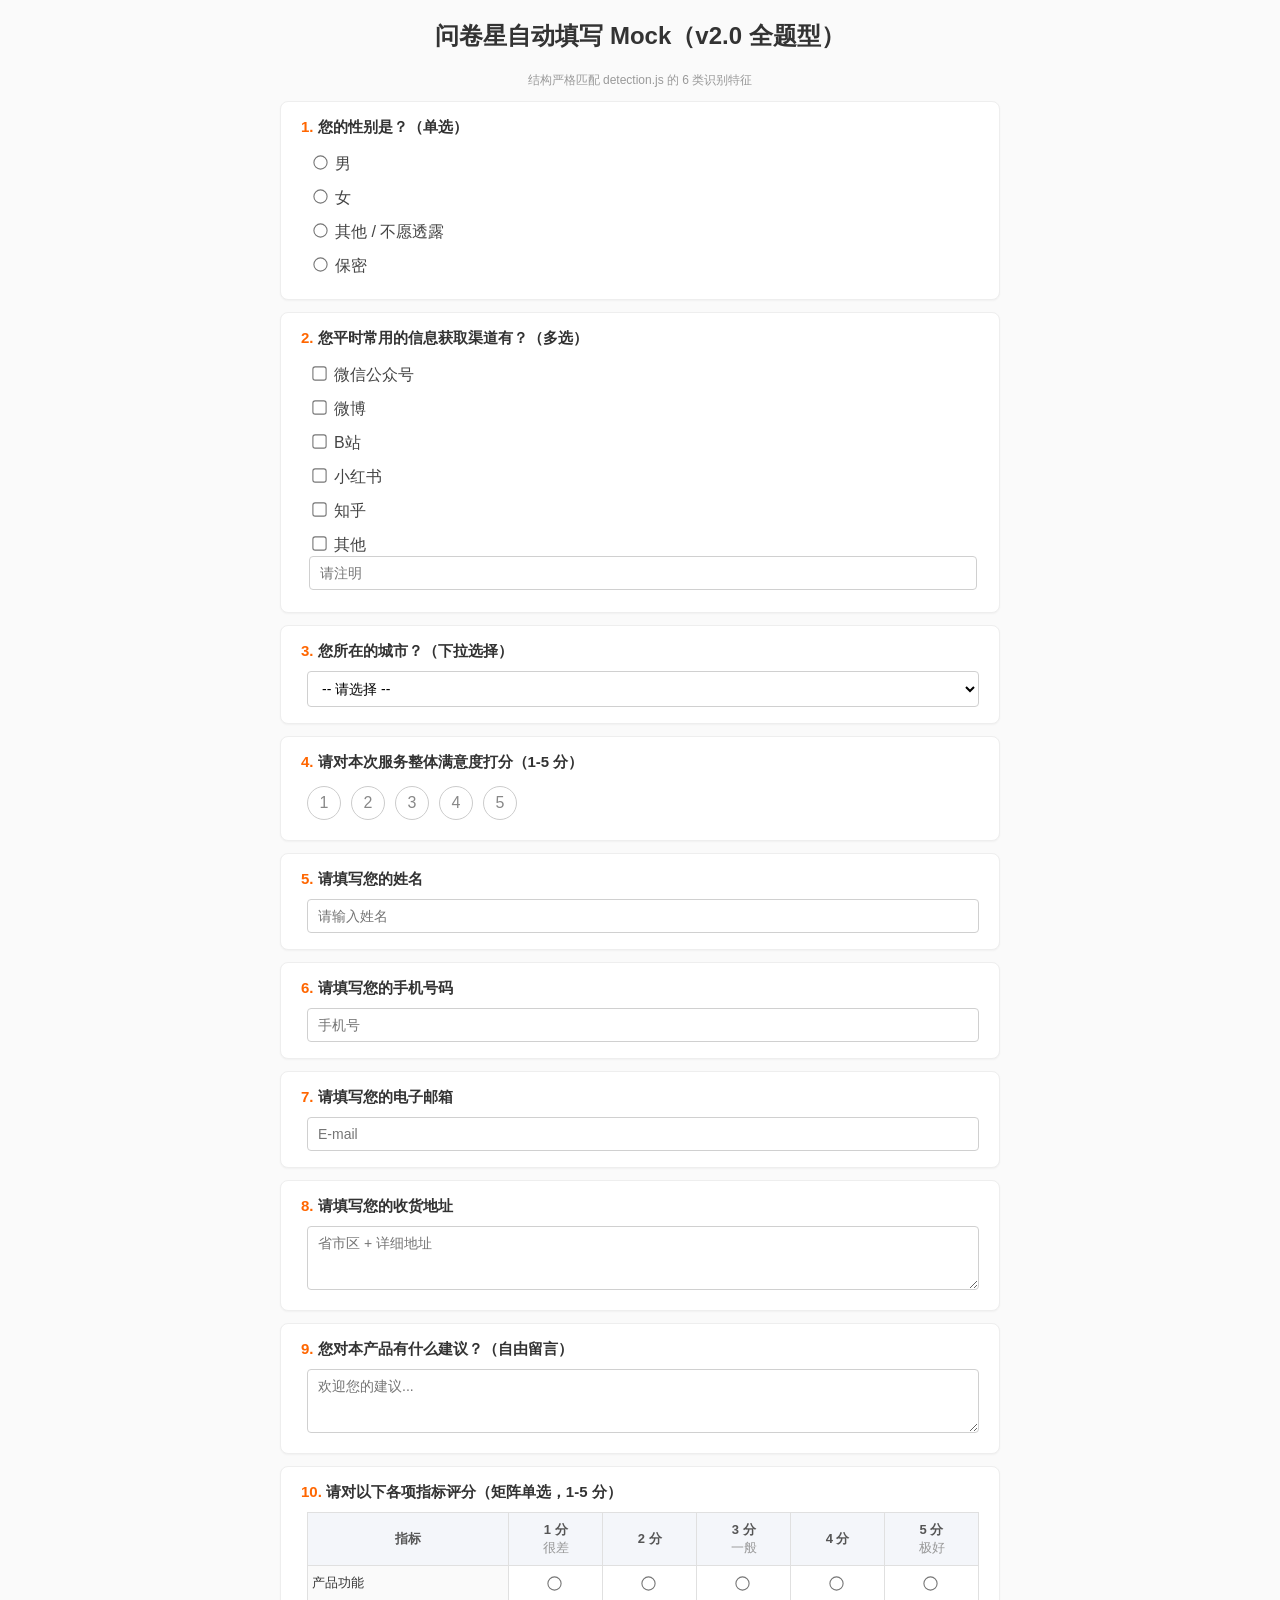
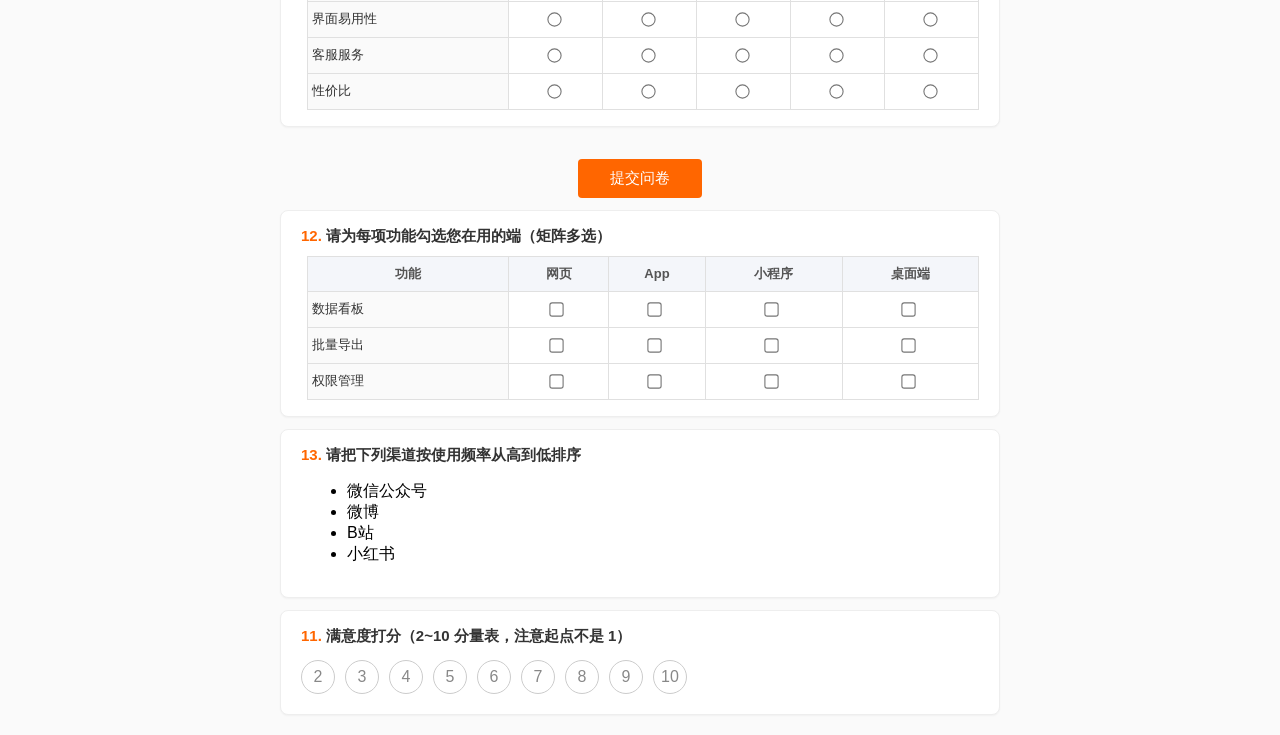
<file: tests/fixtures/mock_wjx.html>
<!DOCTYPE html>
<html lang="zh-CN">
<head>
<meta charset="UTF-8">
<title>问卷星 Mock - 全题型 v2.0</title>
<style>
  body { font-family: "Microsoft YaHei", sans-serif; max-width: 720px; margin: 20px auto; padding: 0 16px; background: #fafafa; }
  .div_question { background: #fff; border: 1px solid #eee; border-radius: 8px; padding: 16px 20px; margin: 12px 0; box-shadow: 0 1px 2px rgba(0,0,0,.04); }
  .qtitle { font-size: 15px; font-weight: 600; color: #333; margin-bottom: 10px; }
  .qtitle .idx { color: #f60; margin-right: 4px; }
  .field { padding-left: 6px; }
  label.opt { display: block; padding: 6px 2px; color: #444; cursor: pointer; user-select: none; }
  input[type="radio"], input[type="checkbox"] { margin-right: 8px; transform: scale(1.1); }
  textarea, input[type="text"], input[type="tel"], select { width: 100%; box-sizing: border-box; padding: 8px 10px; border: 1px solid #d0d0d0; border-radius: 4px; font-size: 14px; font-family: inherit; }
  textarea { min-height: 64px; resize: vertical; }
  select { background: #fff; height: 36px; }
  /* ---- 量表样式 ---- */
  .rate { display: flex; gap: 10px; padding: 4px 0; }
  .rate .star-item {
    width: 32px; height: 32px; line-height: 32px; text-align: center;
    border: 1px solid #ccc; border-radius: 50%; color: #888; cursor: pointer;
    transition: all .15s;
  }
  .rate .star-item.active, .rate .star-item:hover { background: #ffb400; color: #fff; border-color: #ffb400; }
  /* ---- 矩阵样式 ---- */
  table.matrix { border-collapse: collapse; width: 100%; margin-top: 6px; font-size: 13px; }
  table.matrix th, table.matrix td { border: 1px solid #e0e0e0; padding: 8px 4px; text-align: center; }
  table.matrix th { background: #f4f6fa; color: #555; font-weight: 600; }
  table.matrix td.row-label { text-align: left; background: #fafafa; color: #333; width: 30%; }
  input[type="submit"] {
    margin-top: 20px; padding: 10px 32px; background: #f60; color: #fff;
    border: 0; border-radius: 4px; font-size: 15px; cursor: pointer;
  }
  input[type="submit"]:hover { background: #e55; }
</style>
</head>
<body>

<h2 style="text-align:center;color:#333;">问卷星自动填写 Mock（v2.0 全题型）</h2>
<p style="text-align:center;color:#999;font-size:12px;">结构严格匹配 detection.js 的 6 类识别特征</p>

<!-- 每个题目容器上的 topic / type 是问卷星**自报**的题号与题型码（真卷实测：
     <div id="divN" class="field" topic="N" type="C">）。这里是"探测正确"的正样本 ——
     题型码与容器的真实形状一致，所以对拍（src/crosscheck.py）在这个 fixture 上
     必须一条提示都不出。码表见 src/platforms.py 的 WJX_TYPE_CODES。 -->

<!-- Q1: 单选 -->
<div id="div1" class="div_question" topic="1" type="3" req="1">
  <div class="qtitle"><span class="idx">1.</span>您的性别是？（单选）</div>
  <div class="field">
    <label class="opt"><input type="radio" name="q1" id="q1_1" value="1">男</label>
    <label class="opt"><input type="radio" name="q1" id="q1_2" value="2">女</label>
    <label class="opt"><input type="radio" name="q1" id="q1_3" value="3">其他 / 不愿透露</label>
    <label class="opt"><input type="radio" name="q1" id="q1_4" value="4">保密</label>
  </div>
</div>

<!-- Q2: 多选 -->
<div id="div2" class="div_question" topic="2" type="4" req="1">
  <div class="qtitle"><span class="idx">2.</span>您平时常用的信息获取渠道有？（多选）</div>
  <div class="field">
    <label class="opt"><input type="checkbox" name="q2" id="q2_1" value="1">微信公众号</label>
    <label class="opt"><input type="checkbox" name="q2" id="q2_2" value="2">微博</label>
    <label class="opt"><input type="checkbox" name="q2" id="q2_3" value="3">B站</label>
    <label class="opt"><input type="checkbox" name="q2" id="q2_4" value="4">小红书</label>
    <label class="opt"><input type="checkbox" name="q2" id="q2_5" value="5">知乎</label>
    <!-- 选项自带的填空框（"其他____"）：勾中它必须同时写文本，否则平台按
         "该项未填写"拒收整题。v3.0 的 blank_options 识别就靠这一格。 -->
    <label class="opt"><input type="checkbox" name="q2" id="q2_6" value="6">其他
      <input type="text" class="underline" id="q2_6_text" maxlength="6" placeholder="请注明">
    </label>
  </div>
</div>

<!-- Q3: 下拉 -->
<div id="div3" class="div_question" topic="3" type="7" req="1">
  <div class="qtitle"><span class="idx">3.</span>您所在的城市？（下拉选择）</div>
  <div class="field">
    <select name="q3" id="selectq3">
      <option value="">-- 请选择 --</option>
      <option value="1">北京</option>
      <option value="2">上海</option>
      <option value="3">广州</option>
      <option value="4">深圳</option>
      <option value="5">杭州</option>
      <option value="6">成都</option>
      <option value="7">西安</option>
      <option value="8">其他</option>
    </select>
  </div>
</div>

<!-- Q4: 量表（星评） -->
<div id="div4" class="div_question" topic="4" type="5" req="1">
  <div class="qtitle"><span class="idx">4.</span>请对本次服务整体满意度打分（1-5 分）</div>
  <div class="field">
    <!-- 隐藏 radio（问卷星常见做法），对应 1..5 分值 -->
    <input type="radio" name="q4" value="1" style="display:none">
    <input type="radio" name="q4" value="2" style="display:none">
    <input type="radio" name="q4" value="3" style="display:none">
    <input type="radio" name="q4" value="4" style="display:none">
    <input type="radio" name="q4" value="5" style="display:none">
    <!-- 可点击的星点，带数字文本 -->
    <div class="rate" data-q="4">
      <span class="star-item star level">1</span>
      <span class="star-item star level">2</span>
      <span class="star-item star level">3</span>
      <span class="star-item star level">4</span>
      <span class="star-item star level">5</span>
    </div>
  </div>
</div>

<!-- Q5: 填空（姓名字段） -->
<div id="div5" class="div_question" topic="5" type="1" req="1">
  <div class="qtitle"><span class="idx">5.</span>请填写您的姓名</div>
  <div class="field">
    <input type="text" id="q5" name="q5" placeholder="请输入姓名">
  </div>
</div>

<!-- Q6: 填空（手机字段） -->
<div id="div6" class="div_question" topic="6" type="1" req="1">
  <div class="qtitle"><span class="idx">6.</span>请填写您的手机号码</div>
  <div class="field">
    <input type="tel" id="q6" name="q6" placeholder="手机号">
  </div>
</div>

<!-- Q7: 填空（邮箱字段） -->
<div id="div7" class="div_question" topic="7" type="1" req="1">
  <div class="qtitle"><span class="idx">7.</span>请填写您的电子邮箱</div>
  <div class="field">
    <input type="text" id="q7" name="q7" placeholder="E-mail">
  </div>
</div>

<!-- Q8: 填空（地址字段，textarea） -->
<div id="div8" class="div_question" topic="8" type="2" req="1">
  <div class="qtitle"><span class="idx">8.</span>请填写您的收货地址</div>
  <div class="field">
    <textarea id="q8" name="q8" placeholder="省市区 + 详细地址"></textarea>
  </div>
</div>

<!-- Q9: 填空（无字段，纯普通文本） -->
<div id="div9" class="div_question" topic="9" type="2" req="1">
  <div class="qtitle"><span class="idx">9.</span>您对本产品有什么建议？（自由留言）</div>
  <div class="field">
    <textarea id="q9" name="q9" placeholder="欢迎您的建议..."></textarea>
  </div>
</div>

<!-- Q10: 矩阵单选（3 行 × 5 列） -->
<div id="div10" class="div_question" topic="10" type="6" req="1">
  <div class="qtitle"><span class="idx">10.</span>请对以下各项指标评分（矩阵单选，1-5 分）</div>
  <div class="field">
    <table class="matrix">
      <thead>
        <tr>
          <th>指标</th>
          <th>1 分<br><span style="font-weight:400;color:#999">很差</span></th>
          <th>2 分</th>
          <th>3 分<br><span style="font-weight:400;color:#999">一般</span></th>
          <th>4 分</th>
          <th>5 分<br><span style="font-weight:400;color:#999">极好</span></th>
        </tr>
      </thead>
      <tbody>
        <tr>
          <td class="row-label">产品功能</td>
          <td><input type="radio" name="q10_1" value="1"></td>
          <td><input type="radio" name="q10_1" value="2"></td>
          <td><input type="radio" name="q10_1" value="3"></td>
          <td><input type="radio" name="q10_1" value="4"></td>
          <td><input type="radio" name="q10_1" value="5"></td>
        </tr>
        <tr>
          <td class="row-label">界面易用性</td>
          <td><input type="radio" name="q10_2" value="1"></td>
          <td><input type="radio" name="q10_2" value="2"></td>
          <td><input type="radio" name="q10_2" value="3"></td>
          <td><input type="radio" name="q10_2" value="4"></td>
          <td><input type="radio" name="q10_2" value="5"></td>
        </tr>
        <tr>
          <td class="row-label">客服服务</td>
          <td><input type="radio" name="q10_3" value="1"></td>
          <td><input type="radio" name="q10_3" value="2"></td>
          <td><input type="radio" name="q10_3" value="3"></td>
          <td><input type="radio" name="q10_3" value="4"></td>
          <td><input type="radio" name="q10_3" value="5"></td>
        </tr>
        <tr>
          <td class="row-label">性价比</td>
          <td><input type="radio" name="q10_4" value="1"></td>
          <td><input type="radio" name="q10_4" value="2"></td>
          <td><input type="radio" name="q10_4" value="3"></td>
          <td><input type="radio" name="q10_4" value="4"></td>
          <td><input type="radio" name="q10_4" value="5"></td>
        </tr>
      </tbody>
    </table>
  </div>
</div>

<div style="text-align:center;">
  <input type="submit" id="submit_button" value="提交问卷">
</div>

<!-- Q12: 矩阵多选（3 行 × 4 列，v3.0 新增题型）-->
<!-- 刻意放在提交按钮之后：与 Q11 一样，题目在 DOM 里的位置不影响探测按题号升序输出，
     顺带钉住"探测顺序 ≠ 文档顺序"这一前提 -->
<div id="div12" class="div_question" topic="12" type="6" req="1">
  <div class="qtitle"><span class="idx">12.</span>请为每项功能勾选您在用的端（矩阵多选）</div>
  <div class="field">
    <table class="matrix">
      <thead>
        <tr><th>功能</th><th>网页</th><th>App</th><th>小程序</th><th>桌面端</th></tr>
      </thead>
      <tbody>
        <tr>
          <td class="row-label">数据看板</td>
          <td><input type="checkbox" name="q12_1" value="1"></td>
          <td><input type="checkbox" name="q12_1" value="2"></td>
          <td><input type="checkbox" name="q12_1" value="3"></td>
          <td><input type="checkbox" name="q12_1" value="4"></td>
        </tr>
        <tr>
          <td class="row-label">批量导出</td>
          <td><input type="checkbox" name="q12_2" value="1"></td>
          <td><input type="checkbox" name="q12_2" value="2"></td>
          <td><input type="checkbox" name="q12_2" value="3"></td>
          <td><input type="checkbox" name="q12_2" value="4"></td>
        </tr>
        <tr>
          <td class="row-label">权限管理</td>
          <td><input type="checkbox" name="q12_3" value="1"></td>
          <td><input type="checkbox" name="q12_3" value="2"></td>
          <td><input type="checkbox" name="q12_3" value="3"></td>
          <td><input type="checkbox" name="q12_3" value="4"></td>
        </tr>
      </tbody>
    </table>
  </div>
</div>

<!-- Q13: 排序题（v3.0）—— ul.lisort + 隐藏 input 承载 "3,1,2" 提交值 -->
<div id="div13" class="div_question" topic="13" type="11" req="1">
  <div class="qtitle"><span class="idx">13.</span>请把下列渠道按使用频率从高到低排序</div>
  <div class="field">
    <ul class="lisort" id="q13_list">
      <li value="1">微信公众号</li>
      <li value="2">微博</li>
      <li value="3">B站</li>
      <li value="4">小红书</li>
    </ul>
    <input type="hidden" name="q13" id="q13" value="">
  </div>
</div>

<div id="q11_block" class="div_question" topic="11" type="5" req="1">
  <div class="qtitle"><span class="idx">11.</span>满意度打分（<b>2~10 分</b>量表，注意起点不是 1）</div>
  <div class="field rate" id="div11">
    <input type="radio" name="q11" value="2" style="display:none">
    <input type="radio" name="q11" value="3" style="display:none">
    <input type="radio" name="q11" value="4" style="display:none">
    <input type="radio" name="q11" value="5" style="display:none">
    <input type="radio" name="q11" value="6" style="display:none">
    <input type="radio" name="q11" value="7" style="display:none">
    <input type="radio" name="q11" value="8" style="display:none">
    <input type="radio" name="q11" value="9" style="display:none">
    <input type="radio" name="q11" value="10" style="display:none">
    <span class="star-item" data-v="2">2</span>
    <span class="star-item" data-v="3">3</span>
    <span class="star-item" data-v="4">4</span>
    <span class="star-item" data-v="5">5</span>
    <span class="star-item" data-v="6">6</span>
    <span class="star-item" data-v="7">7</span>
    <span class="star-item" data-v="8">8</span>
    <span class="star-item" data-v="9">9</span>
    <span class="star-item" data-v="10">10</span>
  </div>
</div>

<script>
// 提交行为：模拟问卷星的 AJAX 提交 —— URL 不变，稍后在页面里渲染成功文案。
// 这正是 submit_success_detect_script() 要走"关键词"分支而不是"URL 变化"分支的原因。
// 同时记录点击次数，供"绝不能重复提交"的回归用例断言。
window.__submitClicks = 0;
window.__lastCheckedValue = function (name) {
  var r = document.querySelector('input[name="' + name + '"]:checked');
  return r ? r.value : null;
};
// 必填校验：勾了自带填空框的选项（"其他____"）却没写字 → 弹 alert 并拒绝提交。
// 真实问卷星就是在这里弹原生 alert 的 —— 原生弹窗会噎住 Selenium
// （下一条命令抛 UnexpectedAlertPresentException），所以 alert 接管的用例专门靠它。
window.__blankViolation = function () {
  var bad = null;
  Array.prototype.forEach.call(
    document.querySelectorAll('input[type="checkbox"], input[type="radio"]'),
    function (ctl) {
      if (!ctl.checked) return;
      var box = ctl.closest ? ctl.closest('label, li, td') : null;
      if (!box) return;
      var t = box.querySelector('input[type="text"], textarea');
      if (t && !(t.value || '').trim()) bad = ctl.name || '';
    });
  return bad;
};
(function () {
  var btn = document.getElementById('submit_button');
  if (!btn) return;
  btn.addEventListener('click', function (ev) {
    // 阻止默认提交：file:// 下会让页面跳走，把 E2E 的断言窗口弄没
    if (ev && ev.preventDefault) ev.preventDefault();
    window.__submitClicks += 1;
    var violation = window.__blankViolation();
    if (violation) {
      window.alert('您第 ' + violation.replace(/\D/g, '') + ' 题的"其他"项未填写');
      return;
    }
    window.setTimeout(function () {
      var box = document.createElement('div');
      box.id = 'submit_result';
      box.className = 'submit-succ';
      box.textContent = '提交成功，感谢您的参与！';
      document.body.appendChild(box);
    }, 150);
  });
  // Q13 排序题：点击某个 li 就把它挪到最前（真实页面是拖拽，这里给 E2E 一个可断言的顺序变化）
  Array.prototype.forEach.call(
    document.querySelectorAll('#q13_list li'),
    function (li) {
      li.addEventListener('click', function () {
        var ul = li.parentNode;
        if (ul.firstChild !== li) ul.insertBefore(li, ul.firstChild);
        var hidden = document.querySelector('input[name="q13"]');
        if (hidden) {
          hidden.value = Array.prototype.map.call(ul.children, function (x) {
            return x.getAttribute('value');
          }).join(',');
        }
      });
    }
  );
  // Q11 的星块点击只负责高亮，真实选中状态由隐藏 radio 承载（与问卷星一致）
  Array.prototype.forEach.call(
    document.querySelectorAll('#div11 .star-item'),
    function (el) {
      el.addEventListener('click', function () {
        var r = document.querySelector('input[name="q11"][value="' + el.dataset.v + '"]');
        if (r) r.checked = true;
        el.parentNode.querySelectorAll('.star-item').forEach(function (s) {
          s.classList.remove('active');
        });
        el.classList.add('active');
      });
    }
  );
})();
</script>

</body>
</html>
</file>
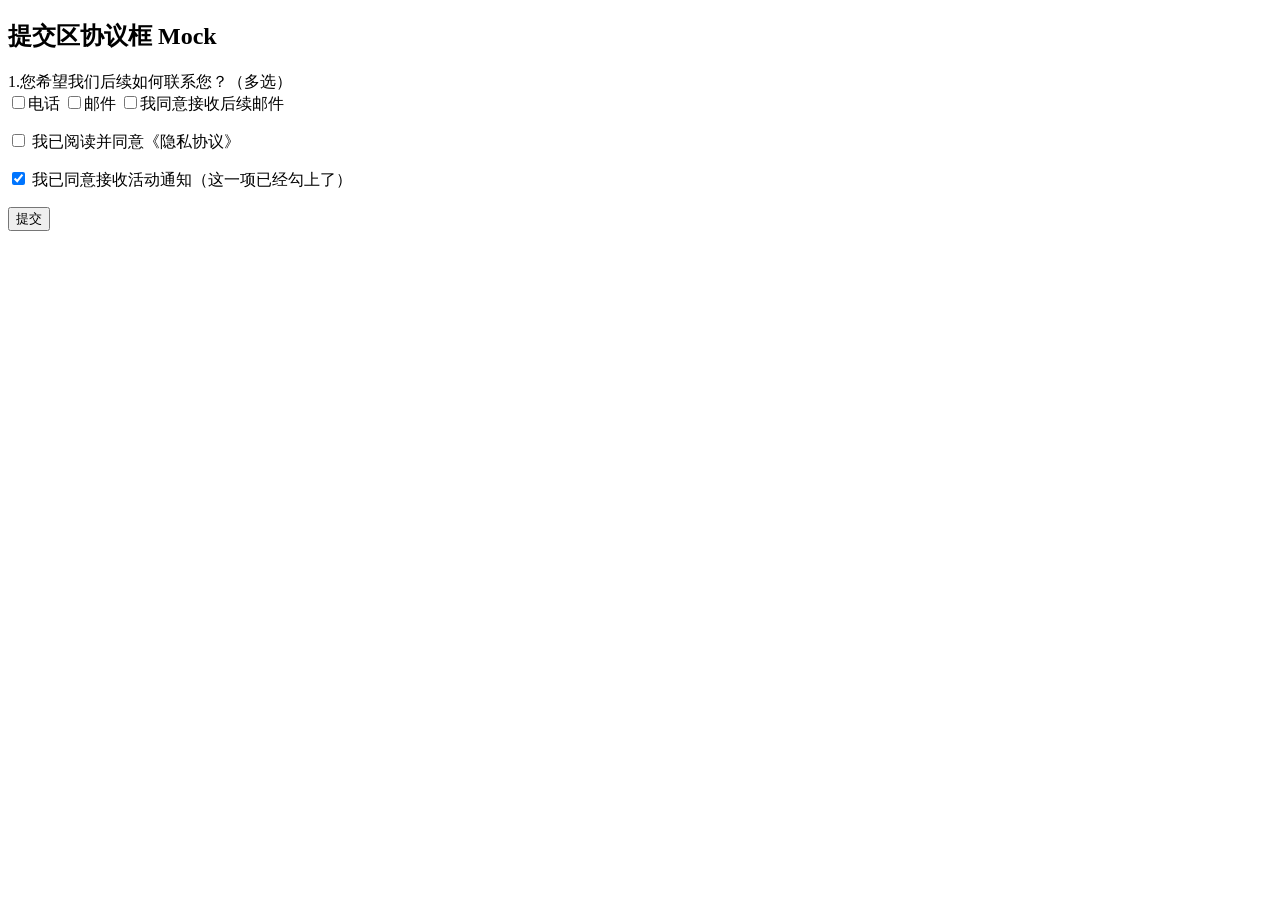
<file: tests/fixtures/mock_wjx_consent_box.html>
<!DOCTYPE html>
<html lang="zh-CN">
<head>
<meta charset="UTF-8">
<title>提交区协议框 Mock（v3.1 协议框诊断）</title>
</head>
<body>
<!-- 锁 detection.consent_notice 在**真 DOM** 上的四条判据。为什么只能放 E2E：
     这四条全靠元素之间的真实关系（label[for] 关联、closest 的祖先链、checked 的
     当前值），离线 FakeDriver 只喂得出一个返回值，喂不出这棵树。

       1. Q1 选项「我同意接收后续邮件」**在题目容器里** → 不许报（少了容器条件，
          一个正经多选题的选项会被当成协议框）；
       2. #checkxiexi 未勾、不在题目容器里 → 报，且只算**一处**（它的相邻文案
          同样含「同意」「协议」，id 那条与文案那条若不去重就会数成两处）；
       3. #agreed 已勾 → 不许报；
       4. 没有任何协议框的普通页面 → 不许报（这条由本仓库其余 fixture 顺带覆盖：
          它们跑完整流水线时从没打出过 [协议] 那一行）。 -->
<h2>提交区协议框 Mock</h2>

<div id="div1" class="div_question" topic="1" type="4" req="1">
  <div class="qtitle"><span class="idx">1.</span>您希望我们后续如何联系您？（多选）</div>
  <div class="field">
    <label class="opt"><input type="checkbox" name="q1" id="q1_1" value="1">电话</label>
    <label class="opt"><input type="checkbox" name="q1" id="q1_2" value="2">邮件</label>
    <label class="opt"><input type="checkbox" name="q1" id="q1_3" value="3">我同意接收后续邮件</label>
  </div>
</div>

<p class="submit-tip">
  <input type="checkbox" id="checkxiexi" name="checkxiexi" value="同意">
  <label for="checkxiexi">我已阅读并同意《隐私协议》</label>
</p>

<p class="submit-tip">
  <input type="checkbox" id="agreed" name="agreed" value="同意" checked>
  <label for="agreed">我已同意接收活动通知（这一项已经勾上了）</label>
</p>

<div id="divSubmit"><input type="button" id="submit_button" value="提交"></div>

</body>
</html>
</file>
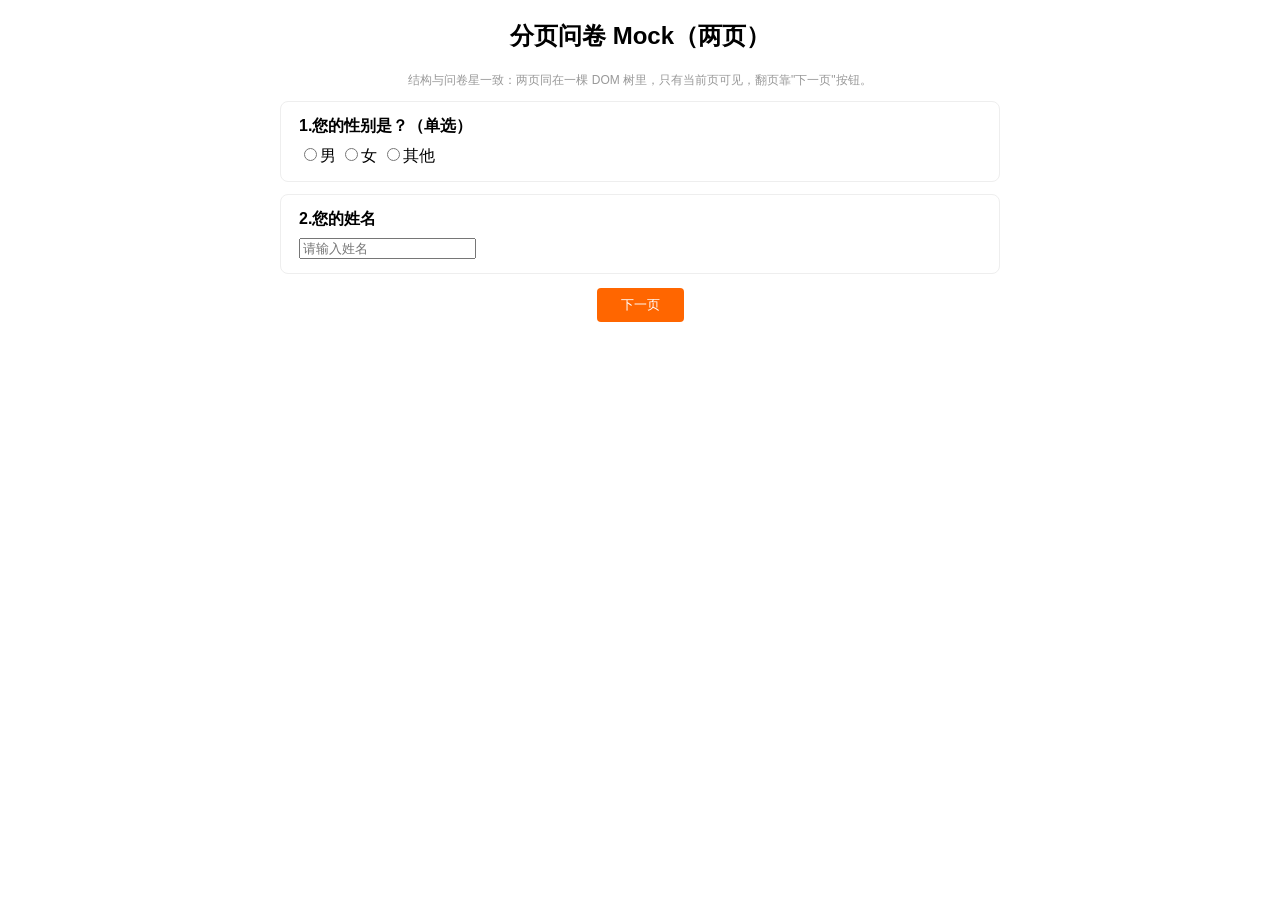
<file: tests/fixtures/mock_wjx_multipage.html>
<!DOCTYPE html>
<html lang="zh-CN">
<head>
<meta charset="UTF-8">
<title>问卷星 Mock - 分页问卷（v3.0）</title>
<style>
  body { font-family: "Microsoft YaHei", sans-serif; max-width: 720px; margin: 20px auto; padding: 0 16px; }
  .div_question { border: 1px solid #eee; border-radius: 8px; padding: 14px 18px; margin: 12px 0; }
  .qtitle { font-weight: 600; margin-bottom: 8px; }
  .page-nav { text-align: center; margin: 14px 0; }
  #btnNext { padding: 8px 24px; background: #f60; color: #fff; border: 0; border-radius: 4px; }
  input[type="submit"] { padding: 8px 24px; background: #396; color: #fff; border: 0; border-radius: 4px; }
</style>
</head>
<body>

<h2 style="text-align:center;">分页问卷 Mock（两页）</h2>
<p style="text-align:center;color:#999;font-size:12px;">
  结构与问卷星一致：两页同在一棵 DOM 树里，只有当前页可见，翻页靠"下一页"按钮。
</p>

<!-- ============ 第 1 页 ============ -->
<div class="page" id="page1">
  <div id="div1" class="div_question">
    <div class="qtitle"><span class="idx">1.</span>您的性别是？（单选）</div>
    <div class="field">
      <label><input type="radio" name="q1" id="q1_1" value="1">男</label>
      <label><input type="radio" name="q1" id="q1_2" value="2">女</label>
      <label><input type="radio" name="q1" id="q1_3" value="3">其他</label>
    </div>
  </div>

  <div id="div2" class="div_question">
    <div class="qtitle"><span class="idx">2.</span>您的姓名</div>
    <div class="field">
      <input type="text" id="q2" name="q2" placeholder="请输入姓名">
    </div>
  </div>
</div>

<!-- ============ 第 2 页（初始隐藏）============ -->
<div class="page" id="page2" style="display:none">
  <div id="div3" class="div_question">
    <div class="qtitle"><span class="idx">3.</span>您的年龄是？（单选）</div>
    <div class="field">
      <label><input type="radio" name="q3" id="q3_1" value="1">18 以下</label>
      <label><input type="radio" name="q3" id="q3_2" value="2">18~30</label>
      <label><input type="radio" name="q3" id="q3_3" value="3">30 以上</label>
    </div>
  </div>

  <div style="text-align:center;">
    <input type="submit" id="submit_button" value="提交问卷">
  </div>
</div>

<div class="page-nav">
  <button type="button" id="btnNext">下一页</button>
</div>

<script>
// 提交行为与主 mock 一致：URL 不变、延迟渲染成功文案、记录点击次数。
window.__submitClicks = 0;
(function () {
  var btn = document.getElementById('submit_button');
  if (btn) {
    btn.addEventListener('click', function (ev) {
      if (ev && ev.preventDefault) ev.preventDefault();
      window.__submitClicks += 1;
      window.setTimeout(function () {
        var box = document.createElement('div');
        box.id = 'submit_result';
        box.className = 'submit-succ';
        box.textContent = '提交成功，感谢您的参与！';
        document.body.appendChild(box);
      }, 150);
    });
  }

  var next = document.getElementById('btnNext');
  var p1 = document.getElementById('page1');
  var p2 = document.getElementById('page2');
  if (next) {
    next.addEventListener('click', function () {
      p1.style.display = 'none';
      p2.style.display = '';
      // 到了最后一页，下一页按钮必须消失 —— 否则脚本会以为还有下一页
      next.style.display = 'none';
    });
  }
})();
</script>

</body>
</html>
</file>
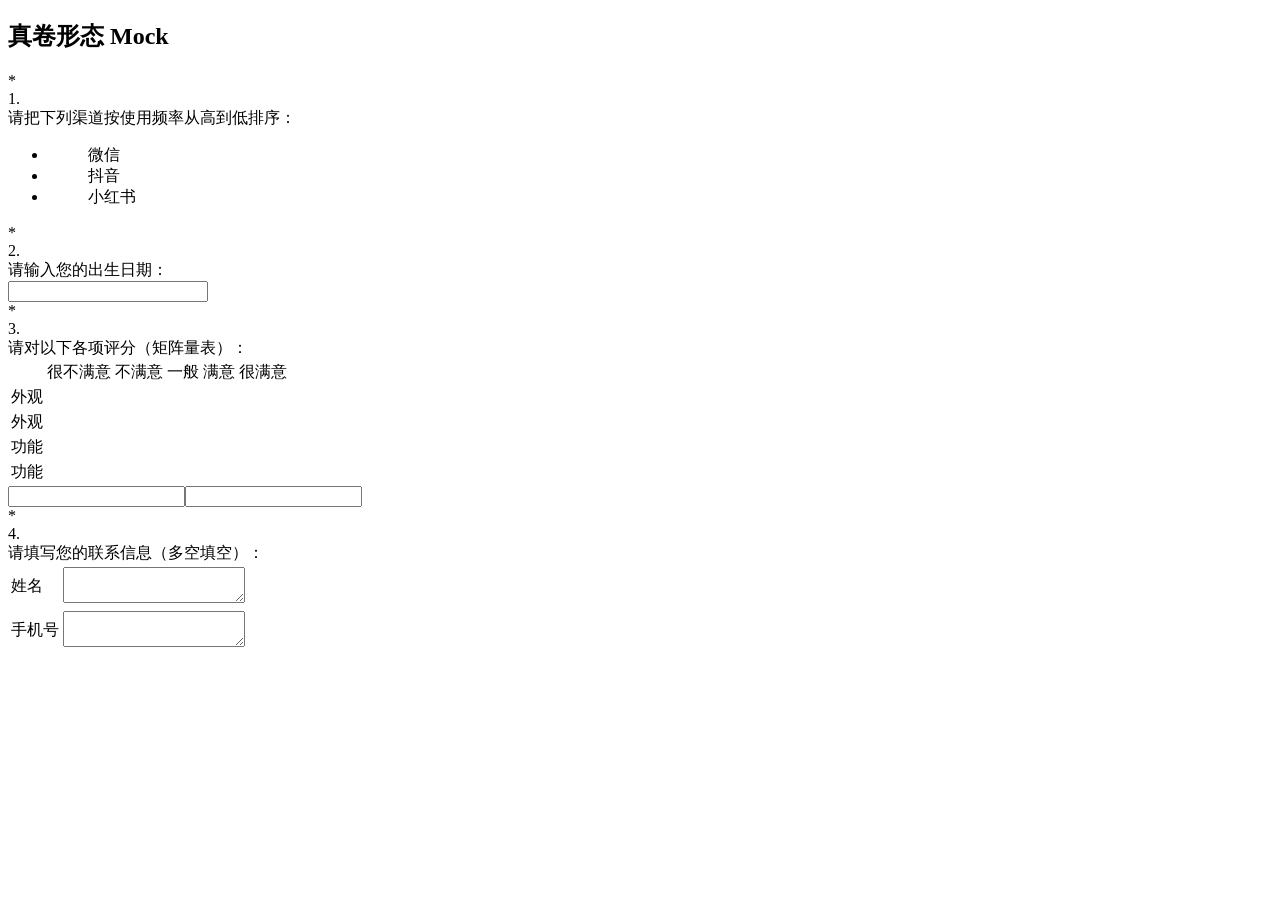
<file: tests/fixtures/mock_wjx_real_widgets.html>
<!DOCTYPE html>
<html lang="zh-CN">
<head>
<meta charset="UTF-8">
<title>真卷形态 Mock（v3.1 排序点击式 + 日期题）</title>
</head>
<body>
<!-- 逐题照抄 2026-09-22 那份真卷（wjx.cn/vm/rg3dg49.aspx）的实际投放形态，
     与 mock_wjx.html 那套"我们想象中的 DOM"刻意不同：

       Q1 排序题：ul.ui-controlgroup.ui-listview —— class 里**没有** sort，
          每个 li 一个 span.sortnum（平台写名次的位置）+
          input[type=hidden][name=q1][value=序号]。隐藏域的 value 恒为 1,2,3，
          排名只写在 **li 的 DOM 顺序**里；提交时同名 input 按 DOM 顺序一起交上去
          （真页面实测：按 3→1→2 点完之后 FormData.get('q12') == "3,1,2"）。
       Q2 日期题：input.datebox[readonly][verify="日期"] —— 只读，但它确实是填空题
          （平台题型码仍是 1），值是 laydate 面板选完后回写进这个框的。

     底部那段 JS 是对 jqmobo2.js 点击行为的**复刻**，不是本工具的代码：它只为 E2E
     提供一个能落名次的容器。真实平台行为以那份真卷为准 —— 复刻走样时先怀疑这里，
     别急着改作答逻辑。 -->
<h2>真卷形态 Mock</h2>

<div id="div1" class="field ui-field-contain" topic="1" type="11" req="1">
  <div class="field-label"><span class="req">*</span><div class="topicnumber">1.</div>
    <div class="topichtml">请把下列渠道按使用频率从高到低排序：</div></div>
  <ul class="ui-controlgroup ui-listview">
    <li class="ui-li-static" serial="1" style="cursor:pointer">
      <div style="position:absolute">
        <input type="hidden" class="custom" value="1" id="q1_1" name="q1"><span class="sortnum"></span>
      </div>
      <div style="margin-left:40px"><span>微信</span></div>
    </li>
    <li class="ui-li-static" serial="2" style="cursor:pointer">
      <div style="position:absolute">
        <input type="hidden" class="custom" value="2" id="q1_2" name="q1"><span class="sortnum"></span>
      </div>
      <div style="margin-left:40px"><span>抖音</span></div>
    </li>
    <li class="ui-li-static" serial="3" style="cursor:pointer">
      <div style="position:absolute">
        <input type="hidden" class="custom" value="3" id="q1_3" name="q1"><span class="sortnum"></span>
      </div>
      <div style="margin-left:40px"><span>小红书</span></div>
    </li>
  </ul>
</div>

<div id="div2" class="field ui-field-contain" topic="2" type="1" req="1">
  <div class="field-label"><span class="req">*</span><div class="topicnumber">2.</div>
    <div class="topichtml">请输入您的出生日期：</div></div>
  <div class="ui-input-text" style="position:relative;width:180px">
    <input type="text" style="padding-left:25px" id="q2" name="q2"
           readonly="readonly" data-role="datebox" class="datebox" verify="日期">
  </div>
</div>


<div id="div3" class="field ui-field-contain" topic="3" type="6" req="1">
  <div class="field-label"><span class="req">*</span><div class="topicnumber">3.</div>
    <div class="topichtml">请对以下各项评分（矩阵量表）：</div></div>
  <div class="tableWrap scaletablewrap scalemode103">
    <table class="matrix-rating matrixtable" id="divRefTab3">
      <tbody>
        <tr class="trlabel"><td></td><td>很不满意</td><td>不满意</td><td>一般</td><td>满意</td><td>很满意</td></tr>
        <tr id="drv3_1t" class="rowtitle"><td class="title" colspan="5"><span class="itemTitleSpan">外观</span></td></tr>
        <tr tp="d" fid="q3_0" id="drv3_1" rowindex="0">
          <td class="scalerowtitletd"><div class="rowtitlediv"><span class="itemTitleSpan">外观</span></div></td>
          <td><a class="rate-off rate-offlarge" dval="1"></a></td>
          <td><a class="rate-off rate-offlarge" dval="2"></a></td>
          <td><a class="rate-off rate-offlarge" dval="3"></a></td>
          <td><a class="rate-off rate-offlarge" dval="4"></a></td>
          <td><a class="rate-off rate-offlarge" dval="5"></a></td>
        </tr>
        <tr id="drv3_2t" class="rowtitle"><td class="title" colspan="5"><span class="itemTitleSpan">功能</span></td></tr>
        <tr tp="d" fid="q3_1" id="drv3_2" rowindex="1">
          <td class="scalerowtitletd"><div class="rowtitlediv"><span class="itemTitleSpan">功能</span></div></td>
          <td><a class="rate-off rate-offlarge" dval="1"></a></td>
          <td><a class="rate-off rate-offlarge" dval="2"></a></td>
          <td><a class="rate-off rate-offlarge" dval="3"></a></td>
          <td><a class="rate-off rate-offlarge" dval="4"></a></td>
          <td><a class="rate-off rate-offlarge" dval="5"></a></td>
        </tr>
      </tbody>
    </table>
  </div>
  <input type="text" id="q3_0" name="q3_0"><input type="text" id="q3_1" name="q3_1">
</div>

<!-- Q4 多空填空（平台 type=9）：2026-09-22 真卷 Q14 的形态。两个可见的
     textarea#q4_0 / #q4_1（一空一框），外层 table 的 class 含 "rating" ——
     修复前它被量表分支先抢走判成 scale，答案写错地方；它没有 tr[tp=d][fid]
     也没有 a[dval]，矩阵量表分支接不住。行标签（姓名/手机号）是真卷多空题
     的常规画法，用来钉"逐格字段判定与题干分开猜"这条。 -->
<div id="div4" class="field ui-field-contain" topic="4" type="9" req="1">
  <div class="field-label"><span class="req">*</span><div class="topicnumber">4.</div>
    <div class="topichtml">请填写您的联系信息（多空填空）：</div></div>
  <div class="tableWrap scaletablewrap">
    <table class="matrix-rating matrixtable" id="divRefTab4">
      <tbody>
        <tr>
          <td class="scalerowtitletd"><span class="itemTitleSpan">姓名</span></td>
          <td><textarea id="q4_0" name="q4_0"></textarea></td>
        </tr>
        <tr>
          <td class="scalerowtitletd"><span class="itemTitleSpan">手机号</span></td>
          <td><textarea id="q4_1" name="q4_1"></textarea></td>
        </tr>
      </tbody>
    </table>
  </div>
</div>

<script>
// ---- jqmobo2.js 点击行为的复刻：点未勾项 → 挪到已勾块末尾（名次=DOM 顺序）；
//      点已勾项 → 取消并退到未勾块。名次统一按"已勾项的 DOM 顺序"重写进 .sortnum。
// 矩阵量表：点 a[dval] → 同步把分值写进 tr[fid] 指名的提交槽（真页面实测就是同步的）
(function () {
  document.querySelectorAll('tr[tp="d"][fid]').forEach(function (tr) {
    var slot = document.querySelector('input[name="' + tr.getAttribute('fid') + '"]');
    tr.querySelectorAll('a[dval]').forEach(function (a) {
      a.addEventListener('click', function () {
        if (!slot) return;
        slot.value = a.getAttribute('dval');
        a.className = 'rate-off rate-offlarge rate-on';
      });
    });
  });
})();
(function () {
  document.querySelectorAll('ul.ui-listview').forEach(function (ul) {
    function lis() {
      return Array.prototype.filter.call(ul.children, function (li) {
        return li.tagName === 'LI';
      });
    }
    function rerank() {
      var n = 0;
      lis().forEach(function (li) {
        var s = li.querySelector('.sortnum');
        if (!s) return;
        if (li.getAttribute('check') === '1') {
          n += 1;
          s.textContent = String(n);
        } else {
          s.textContent = '';
        }
      });
    }
    ul.addEventListener('click', function (ev) {
      var li = ev.target;
      while (li && li.tagName !== 'LI') li = li.parentNode;
      if (!li || li.parentNode !== ul) return;
      if (li.getAttribute('check') === '1') {
        li.removeAttribute('check');
        li.classList.remove('check');
        ul.appendChild(li);                       // 退到未勾块，名次由 rerank 收回
      } else {
        li.setAttribute('check', '1');
        li.classList.add('check');
        var checked = lis().filter(function (k) {
          return k !== li && k.getAttribute('check') === '1';
        });
        var last = checked.length ? checked[checked.length - 1] : null;
        if (last && last.nextSibling) ul.insertBefore(li, last.nextSibling);
        else if (last) ul.appendChild(li);
        else ul.insertBefore(li, ul.firstChild);   // 第一个点的排最前
      }
      rerank();
    });
  });
})();
</script>
</body>
</html>
</file>
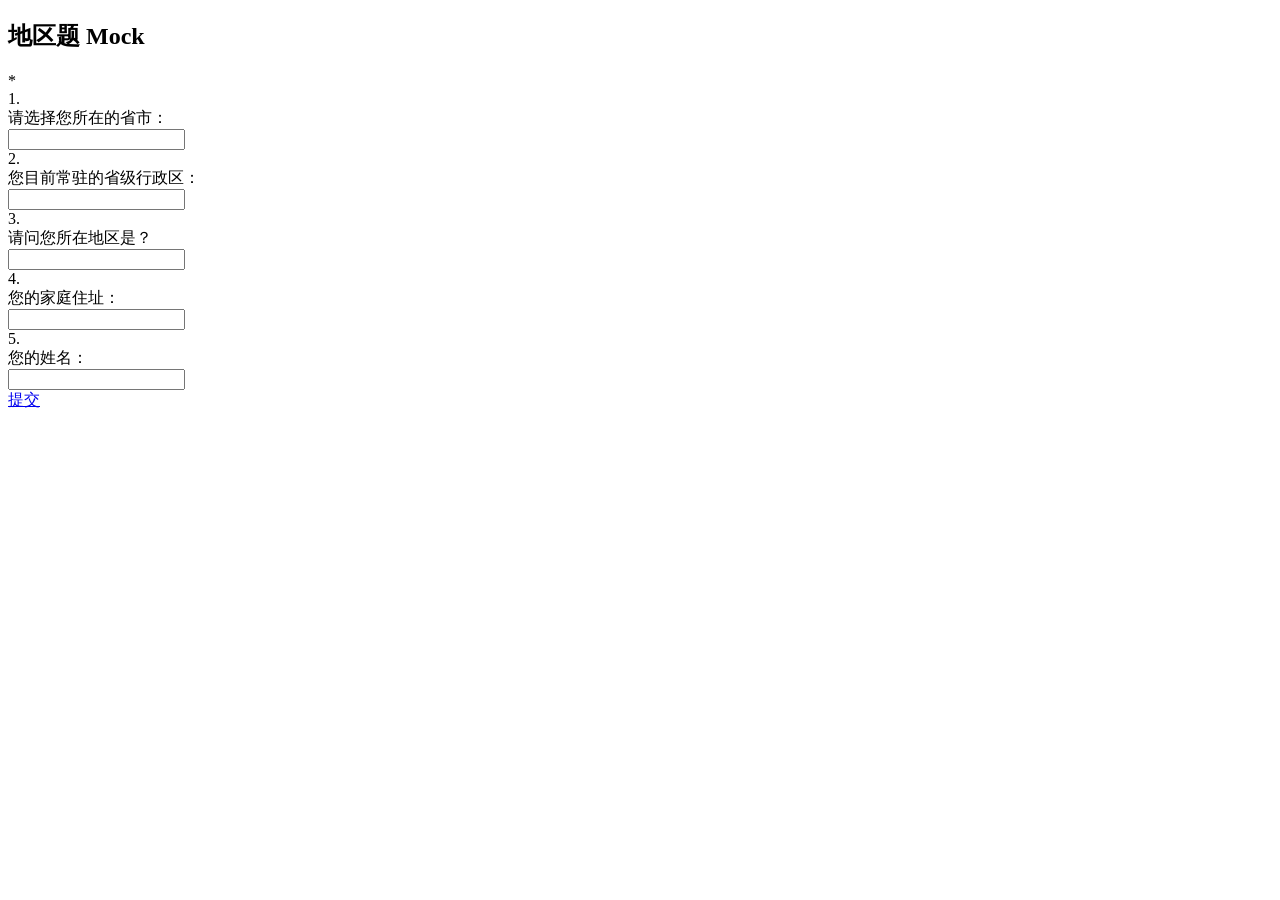
<file: tests/fixtures/mock_wjx_region.html>
<!DOCTYPE html>
<html lang="zh-CN">
<head>
<meta charset="UTF-8">
<title>地区题 Mock（v3.2 persona 绑定）</title>
</head>
<body>
<!-- 地区题的三条识别信号，一条一个控件，外加一条"必须不被误判"的对照：

       Q1 class=get_Local + onclick=opencitybox —— 问卷星城市级联框的原型形态；
       Q2 verify="省市"     —— 平台把校验语义直接写在框上；
       Q3 只有题干写"所在地区" —— 没有任何平台信号，靠兜底正则；
       Q4 只有题干写"家庭住址" —— 对照组：这条**必须**仍是 address。
          判成 region 只会交"省 市"两段，真地址题要的是门牌。

     刻意全部用**可见的非只读**输入框：只读的城市选择器面板由平台自己回填，
     探测在上游就把只读框跳过了（只有日期题例外），那属于已知缺口，不在此页伪装成"支持"。 -->
<h2>地区题 Mock</h2>

<div id="div1" class="field ui-field-contain" topic="1" type="1" req="1">
  <div class="field-label"><span class="req">*</span><div class="topicnumber">1.</div>
    <div class="topichtml">请选择您所在的省市：</div></div>
  <input type="text" class="txt get_Local" id="q1" name="q1"
         onclick="opencitybox(this);return false;">
</div>

<div id="div2" class="field ui-field-contain" topic="2" type="1" req="1">
  <div class="field-label"><div class="topicnumber">2.</div>
    <div class="topichtml">您目前常驻的省级行政区：</div></div>
  <input type="text" class="txt" id="q2" name="q2" verify="省市">
</div>

<div id="div3" class="field ui-field-contain" topic="3" type="1" req="1">
  <div class="field-label"><div class="topicnumber">3.</div>
    <div class="topichtml">请问您所在地区是？</div></div>
  <input type="text" class="txt" id="q3" name="q3">
</div>

<div id="div4" class="field ui-field-contain" topic="4" type="1" req="1">
  <div class="field-label"><div class="topicnumber">4.</div>
    <div class="topichtml">您的家庭住址：</div></div>
  <input type="text" class="txt" id="q4" name="q4">
</div>

<div id="div5" class="field ui-field-contain" topic="5" type="3" req="1">
  <div class="field-label"><div class="topicnumber">5.</div>
    <div class="topichtml">您的姓名：</div></div>
  <label class="labelitem"><input type="text" class="txt" id="q5" name="q5"></label>
</div>

<div class="completediv">
  <a href="javascript:void(0)" id="submit_button" onclick="submitSurvey()">提交</a>
</div>
</body>
</html>
</file>
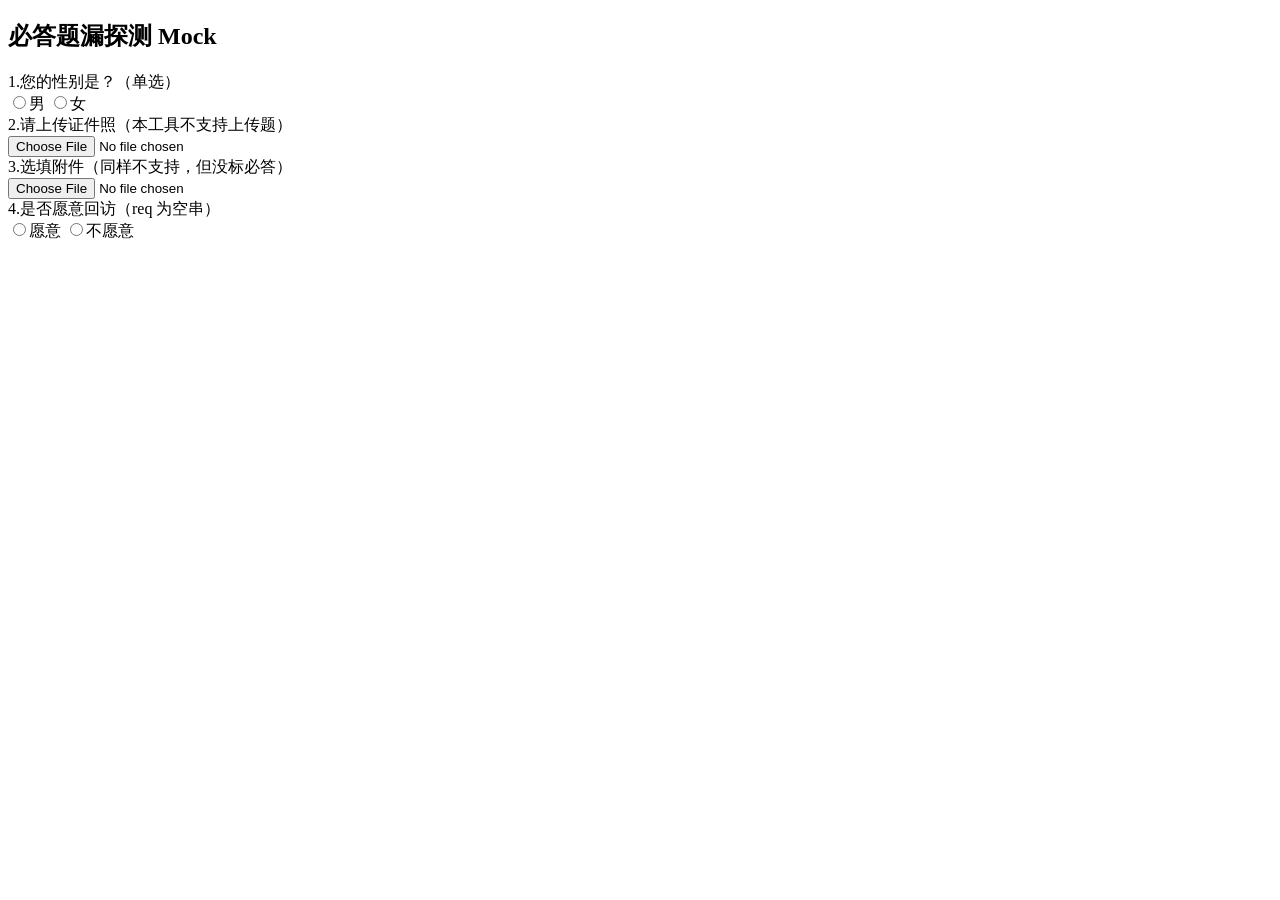
<file: tests/fixtures/mock_wjx_required_gap.html>
<!DOCTYPE html>
<html lang="zh-CN">
<head>
<meta charset="UTF-8">
<title>必答题漏探测 Mock（v3.1 完整度自检）</title>
</head>
<body>
<!-- 完整度自检要拦的那一类：**平台标了必答，而我们这道题根本不做**。
     文件上传题不在本工具的作答能力内（探测里没有它，也不打算有），
     所以每次跑到它都是"照样点提交 → 被平台必填校验拦下 → 整份计一次失败"。
     这一步在点提交之前把它挑出来并说出题号。

     曾经这里用的是日期题（input.datebox[readonly]）当例子 —— 那是探测缺陷，
     v3.1 已经修掉了（见 mock_wjx_real_widgets.html），拿修好的东西当反例会误导人，
     所以换成一个能力边界外的题型：它永远不会被"修好"，这条测试也就不会烂掉。

     Q3 同样探测不到，但**没标必答** → 不许拦（拦错一次就是一单本来能交的问卷被判失败）。
     Q4 的 req 是空串，同样算不必答。 -->
<h2>必答题漏探测 Mock</h2>

<div id="div1" class="div_question" topic="1" type="3" req="1">
  <div class="qtitle"><span class="idx">1.</span>您的性别是？（单选）</div>
  <div class="field">
    <label class="opt"><input type="radio" name="q1" id="q1_1" value="1">男</label>
    <label class="opt"><input type="radio" name="q1" id="q1_2" value="2">女</label>
  </div>
</div>

<div id="div2" class="div_question" topic="2" type="12" req="1">
  <div class="qtitle"><span class="idx">2.</span>请上传证件照（本工具不支持上传题）</div>
  <div class="field">
    <input type="file" id="q2" name="q2" accept="image/*">
  </div>
</div>

<div id="div3" class="div_question" topic="3" type="12">
  <div class="qtitle"><span class="idx">3.</span>选填附件（同样不支持，但没标必答）</div>
  <div class="field">
    <input type="file" id="q3" name="q3">
  </div>
</div>

<div id="div4" class="div_question" topic="4" type="3" req="">
  <div class="qtitle"><span class="idx">4.</span>是否愿意回访（req 为空串）</div>
  <div class="field">
    <label class="opt"><input type="radio" name="q4" id="q4_1" value="1">愿意</label>
    <label class="opt"><input type="radio" name="q4" id="q4_2" value="2">不愿意</label>
  </div>
</div>

</body>
</html>
</file>
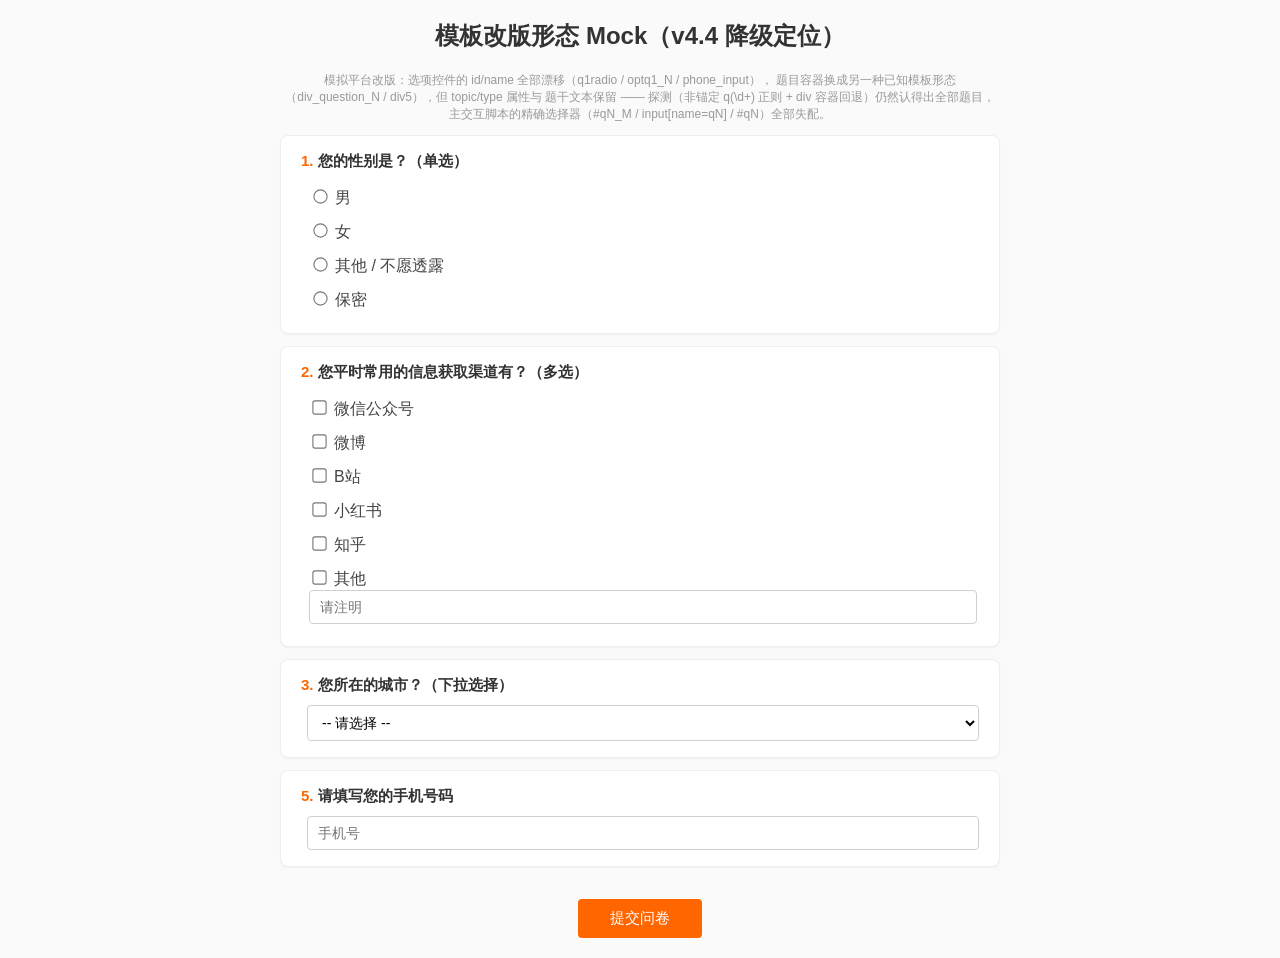
<file: tests/fixtures/mock_wjx_shifted.html>
<!DOCTYPE html>
<html lang="zh-CN">
<head>
<meta charset="UTF-8">
<title>问卷星 Mock - 模板改版形态（降级定位验收）</title>
<style>
  body { font-family: "Microsoft YaHei", sans-serif; max-width: 720px; margin: 20px auto; padding: 0 16px; background: #fafafa; }
  .div_question { background: #fff; border: 1px solid #eee; border-radius: 8px; padding: 16px 20px; margin: 12px 0; box-shadow: 0 1px 2px rgba(0,0,0,.04); }
  .qtitle { font-size: 15px; font-weight: 600; color: #333; margin-bottom: 10px; }
  .qtitle .idx { color: #f60; margin-right: 4px; }
  .field { padding-left: 6px; }
  label.opt { display: block; padding: 6px 2px; color: #444; cursor: pointer; user-select: none; }
  input[type="radio"], input[type="checkbox"] { margin-right: 8px; transform: scale(1.1); }
  textarea, input[type="text"], input[type="tel"], select { width: 100%; box-sizing: border-box; padding: 8px 10px; border: 1px solid #d0d0d0; border-radius: 4px; font-size: 14px; font-family: inherit; }
  select { background: #fff; height: 36px; }
  input[type="submit"] {
    margin-top: 20px; padding: 10px 32px; background: #f60; color: #fff;
    border: 0; border-radius: 4px; font-size: 15px; cursor: pointer;
  }
</style>
</head>
<body>

<h2 style="text-align:center;color:#333;">模板改版形态 Mock（v4.4 降级定位）</h2>
<p style="text-align:center;color:#999;font-size:12px;">
  模拟平台改版：选项控件的 id/name 全部漂移（q1radio / optq1_N / phone_input），
  题目容器换成另一种已知模板形态（div_question_N / div5），但 topic/type 属性与
  题干文本保留 —— 探测（非锚定 q(\d+) 正则 + div 容器回退）仍然认得出全部题目，
  主交互脚本的精确选择器（#qN_M / input[name=qN] / #qN）全部失配。
</p>

<!-- Q1 单选：id/name 漂移，topic/type 属性保留。
     探测侧：name="q1radio" 命中非锚定 /q(\d+)/ → q=1 ✓
     主交互侧：#q1_N ✗、input[name="q1"] ✗ → 必须靠降级定位 -->
<div id="div_question_1" class="div_question" topic="1" type="3" req="1">
  <div class="qtitle"><span class="idx">1.</span>您的性别是？（单选）</div>
  <div class="field">
    <label class="opt"><input type="radio" name="q1radio" id="optq1_1" value="1">男</label>
    <label class="opt"><input type="radio" name="q1radio" id="optq1_2" value="2">女</label>
    <label class="opt"><input type="radio" name="q1radio" id="optq1_3" value="3">其他 / 不愿透露</label>
    <label class="opt"><input type="radio" name="q1radio" id="optq1_4" value="4">保密</label>
  </div>
</div>

<!-- Q2 多选：同款漂移；第 6 项自带填空框（结构保留，框 id 无所谓 ——
     选项自带框的识别走 optionBlankInput 的结构判据） -->
<div id="div_question_2" class="div_question" topic="2" type="4" req="1">
  <div class="qtitle"><span class="idx">2.</span>您平时常用的信息获取渠道有？（多选）</div>
  <div class="field">
    <label class="opt"><input type="checkbox" name="q2box" id="optq2_1" value="1">微信公众号</label>
    <label class="opt"><input type="checkbox" name="q2box" id="optq2_2" value="2">微博</label>
    <label class="opt"><input type="checkbox" name="q2box" id="optq2_3" value="3">B站</label>
    <label class="opt"><input type="checkbox" name="q2box" id="optq2_4" value="4">小红书</label>
    <label class="opt"><input type="checkbox" name="q2box" id="optq2_5" value="5">知乎</label>
    <label class="opt"><input type="checkbox" name="q2box" id="optq2_6" value="6">其他
      <input type="text" class="underline" id="blankq2_6_text" maxlength="6" placeholder="请注明">
    </label>
  </div>
</div>

<!-- Q3 下拉：未漂移（对照组 —— 主路径应正常工作，不需要降级） -->
<div id="div_question_3" class="div_question" topic="3" type="7" req="1">
  <div class="qtitle"><span class="idx">3.</span>您所在的城市？（下拉选择）</div>
  <div class="field">
    <select name="q3" id="selectq3">
      <option value="">-- 请选择 --</option>
      <option value="1">北京</option>
      <option value="2">上海</option>
      <option value="3">广州</option>
      <option value="4">深圳</option>
      <option value="5">杭州</option>
      <option value="6">成都</option>
      <option value="7">西安</option>
      <option value="8">其他</option>
    </select>
  </div>
</div>

<!-- Q5 填空：容器用第三种已知形态 #div5（探测的文本框回退判据
     closest('[id*="div"]') + /div(\d+)/ 靠它认出 q=5），控件 id/name 彻底漂移。
     注意控件 id 不能含 "q5" 子串 —— 主路径的 input[id*='q5'] 会兜住它。 -->
<div id="div5" class="div_question" topic="5" type="1" req="1">
  <div class="qtitle"><span class="idx">5.</span>请填写您的手机号码</div>
  <div class="field">
    <input type="tel" id="phone_input" name="phone_input" placeholder="手机号">
  </div>
</div>

<div style="text-align:center;">
  <input type="submit" id="submit_button" value="提交问卷">
</div>

<script>
// 与 mock_wjx.html 相同的提交行为（AJAX 式成功文案 + 点击计数）
window.__submitClicks = 0;
window.__lastCheckedValue = function (name) {
  var r = document.querySelector('input[name="' + name + '"]:checked');
  return r ? r.value : null;
};
// 必填校验：勾中自带填空框的选项却没写字 → alert 拒收（与真问卷星一致）
window.__blankViolation = function () {
  var bad = null;
  Array.prototype.forEach.call(
    document.querySelectorAll('input[type="checkbox"], input[type="radio"]'),
    function (ctl) {
      if (!ctl.checked) return;
      var box = ctl.closest ? ctl.closest('label, li, td') : null;
      if (!box) return;
      var t = box.querySelector('input[type="text"], textarea');
      if (t && !(t.value || '').trim()) bad = ctl.id || ctl.name || '';
    });
  return bad;
};
(function () {
  var btn = document.getElementById('submit_button');
  if (!btn) return;
  btn.addEventListener('click', function (ev) {
    if (ev && ev.preventDefault) ev.preventDefault();
    window.__submitClicks += 1;
    var violation = window.__blankViolation();
    if (violation) {
      window.alert('有一项勾了"其他"却没填写');
      return;
    }
    window.setTimeout(function () {
      var box = document.createElement('div');
      box.id = 'submit_result';
      box.className = 'submit-succ';
      box.textContent = '提交成功，感谢您的参与！';
      document.body.appendChild(box);
    }, 150);
  });
})();
</script>

</body>
</html>
</file>
